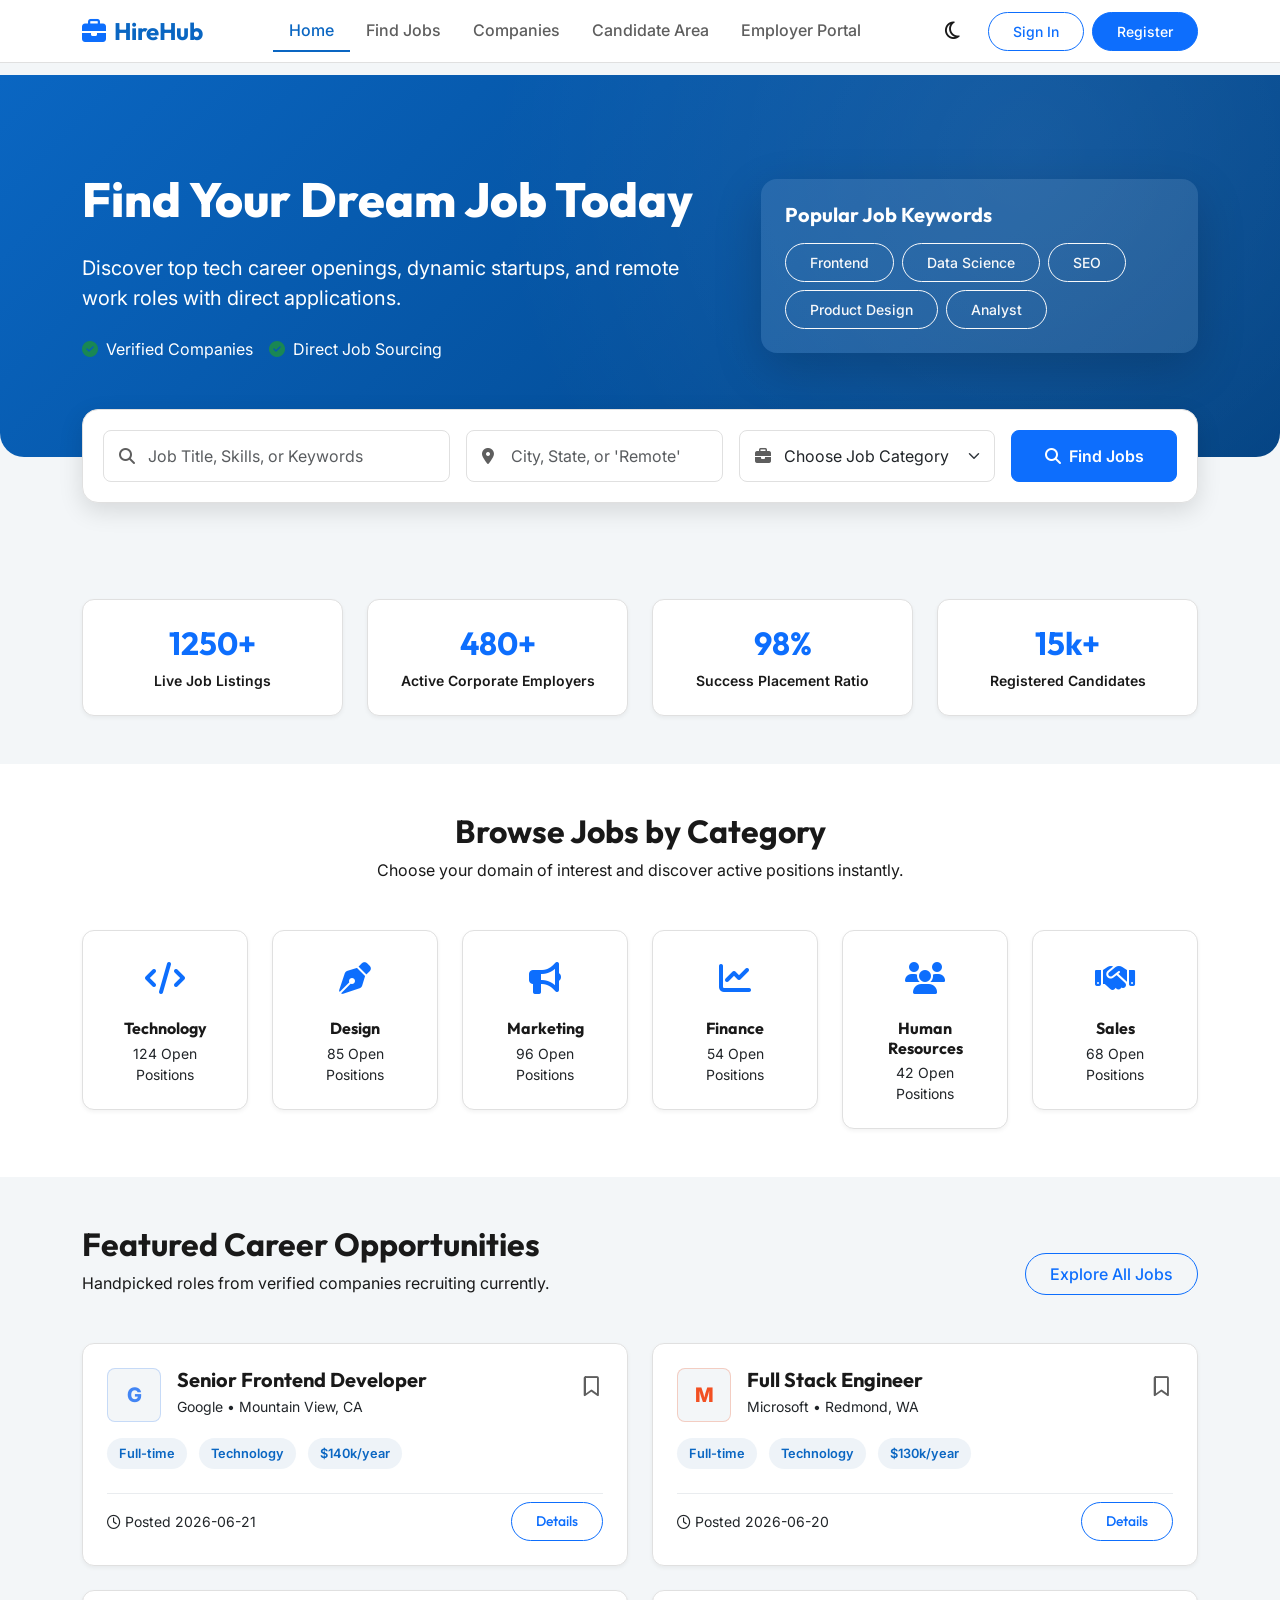
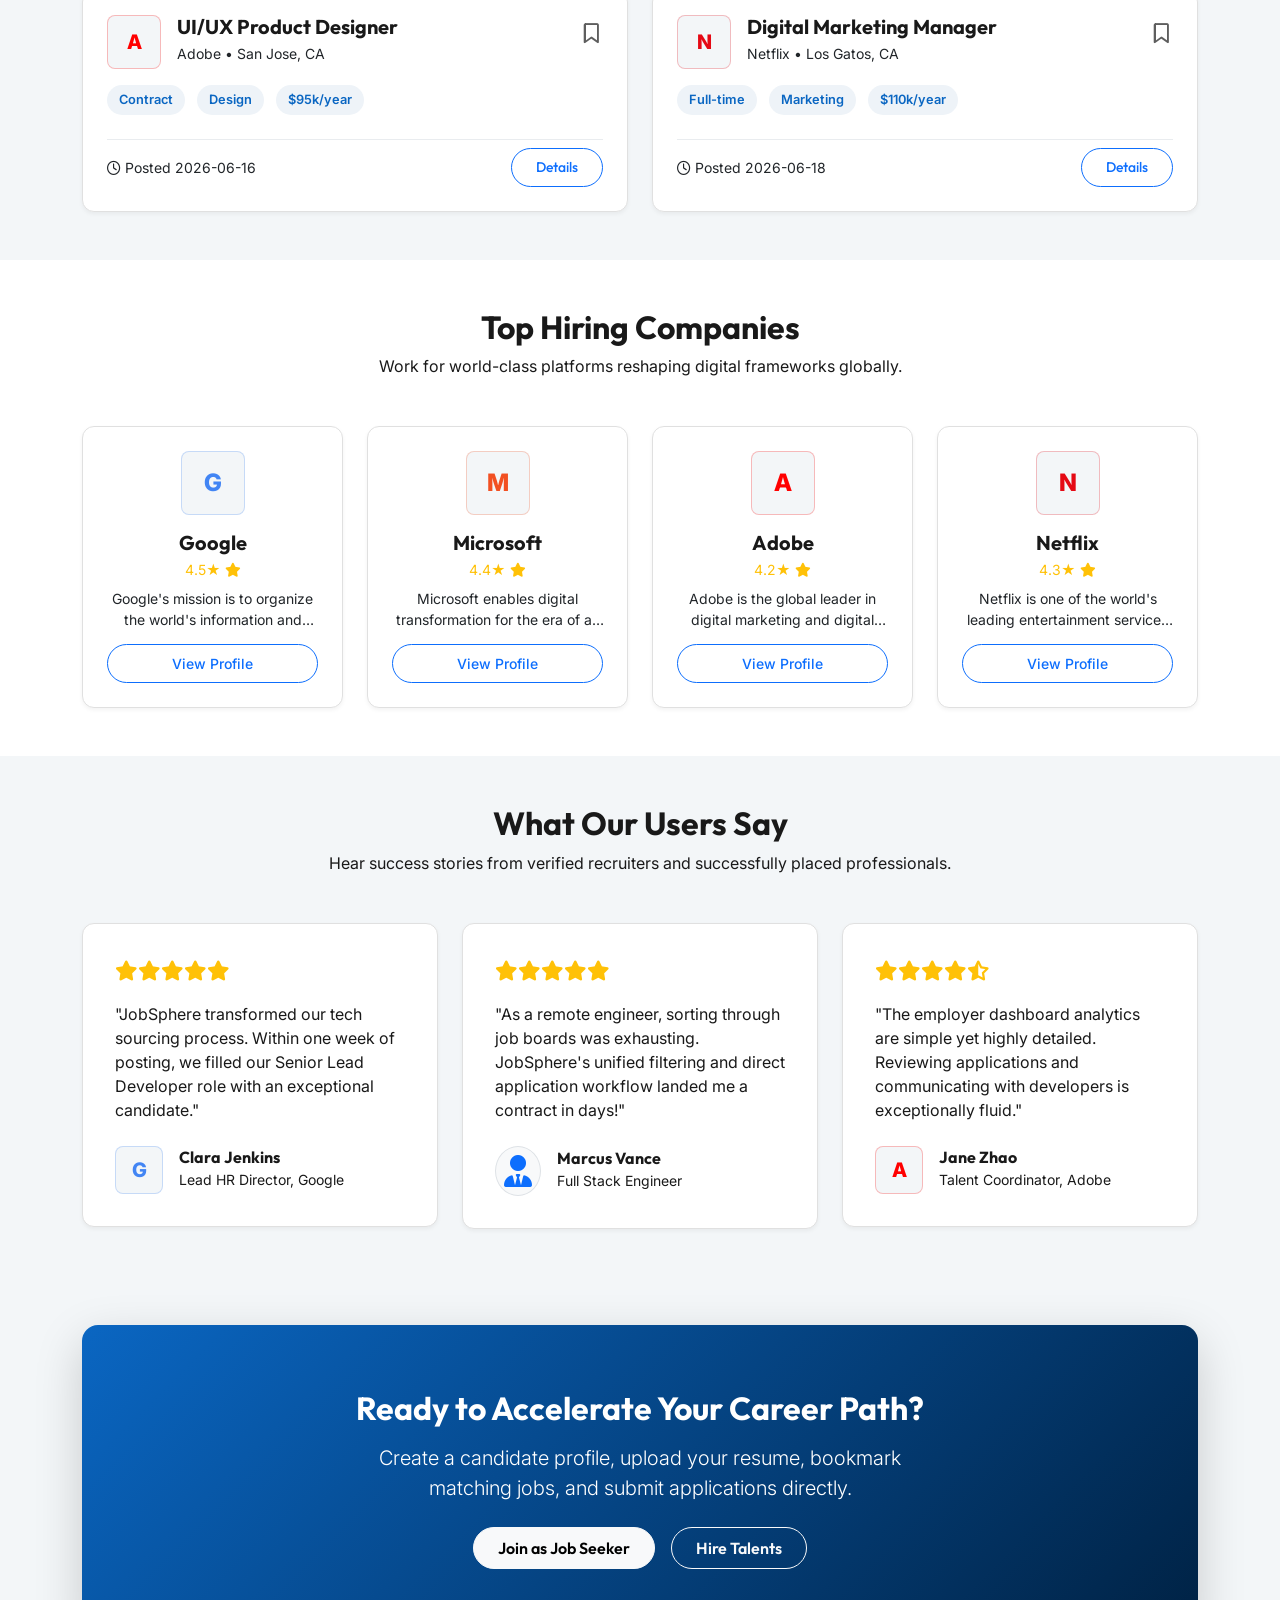
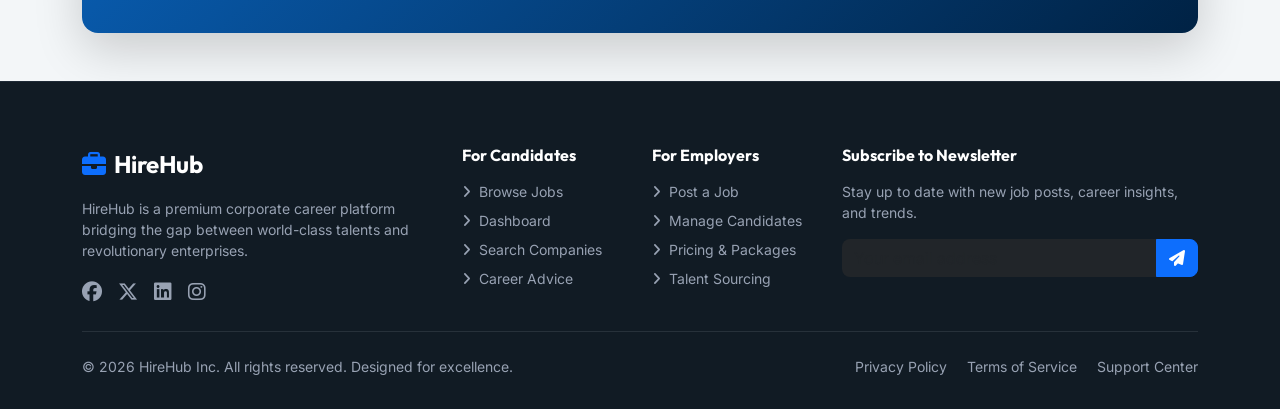
<file: index.html>
<!DOCTYPE html>
<html lang="en" data-theme="light">
<head>
  <meta charset="UTF-8">
  <meta name="viewport" content="width=device-width, initial-scale=1.0">
  <title>HireHub - Find Your Dream Job Today</title>
  <meta name="description" content="Discover professional career opportunities, search verified jobs, view top employers, and manage applications easily on HireHub.">
  
  <!-- Google Fonts: Inter and Outfit -->
  <link rel="preconnect" href="https://fonts.googleapis.com">
  <link rel="preconnect" href="https://fonts.gstatic.com" crossorigin>
  <link href="https://fonts.googleapis.com/css2?family=Inter:wght@300;400;500;600;700&family=Outfit:wght@400;500;600;700;800&display=swap" rel="stylesheet">
  
  <!-- Font Awesome Icons -->
  <link rel="stylesheet" href="https://cdnjs.cloudflare.com/ajax/libs/font-awesome/6.4.2/css/all.min.css">
  
  <!-- Bootstrap 5 CSS CDN -->
  <link href="https://cdn.jsdelivr.net/npm/bootstrap@5.3.2/dist/css/bootstrap.min.css" rel="stylesheet">
  
  <!-- Custom CSS -->
  <link rel="stylesheet" href="/css/style.css">
</head>
<body>

  <!-- Loading Spinner Overlay -->
  <div id="spinner-overlay">
    <div class="loader-spinner"></div>
    <div class="mt-3 font-heading fw-bold fs-5 text-secondary">HireHub</div>
    <div class="small">Loading career opportunities...</div>
  </div>

  <!-- Toast Notification Container -->
  <div id="toast-container" class="toast-container-custom"></div>

  <!-- Header & Sticky Navbar -->
  <header>
    <nav class="navbar navbar-expand-lg navbar-custom fixed-top">
      <div class="container">
        <a class="navbar-brand d-flex align-items-center" href="#/">
          <i class="fa-solid fa-briefcase text-primary"></i>
          <span>HireHub</span>
        </a>
        
        <button class="navbar-toggler border-0 shadow-none" type="button" data-bs-toggle="collapse" data-bs-target="#navbarNav" aria-controls="navbarNav" aria-expanded="false" aria-label="Toggle navigation">
          <i class="fa-solid fa-bars fs-4 text-primary"></i>
        </button>
        
        <div class="collapse navbar-collapse" id="navbarNav">
          <ul class="navbar-nav mx-auto mb-2 mb-lg-0">
            <li class="nav-item">
              <a class="nav-link nav-link-custom active" href="index.html" id="nav-home">Home</a>
            </li>
            <li class="nav-item">
              <a class="nav-link nav-link-custom" href="jobs.html" id="nav-jobs">Find Jobs</a>
            </li>
            <li class="nav-item">
              <a class="nav-link nav-link-custom" href="companies.html" id="nav-companies">Companies</a>
            </li>
            <li class="nav-item">
              <a class="nav-link nav-link-custom" href="candidate-dashboard.html" id="nav-candidate">Candidate Area</a>
            </li>
            <li class="nav-item">
              <a class="nav-link nav-link-custom" href="employer-dashboard.html" id="nav-employer">Employer Portal</a>
            </li>
          </ul>
          
          <div class="d-flex align-items-center gap-3">
            <!-- Theme Toggle Button -->
            <button id="theme-toggle" class="theme-toggle-btn" title="Toggle light/dark theme" aria-label="Toggle dark mode">
              <i class="fa-regular fa-moon"></i>
            </button>
            
            <!-- User Action Menu -->
            <div class="dropdown" id="user-menu-wrapper">
              <!-- Content loaded dynamically via JS depending on login state -->
            </div>
          </div>
        </div>
      </div>
    </nav>
  </header>

  <!-- Router Mount Element -->
  <main id="app-content" style="margin-top: 75px;">
    <!-- View content is injected here dynamically by script.js -->
  </main>

  <!-- Footer Section -->
  <footer class="footer-custom">
    <div class="container">
      <div class="row g-4">
        <!-- Brand Info -->
        <div class="col-lg-4 col-md-6">
          <a class="navbar-brand d-flex align-items-center mb-3" href="#/">
            <i class="fa-solid fa-briefcase text-primary"></i>
            <span class="text-white">HireHub</span>
          </a>
          <p class="small">
            HireHub is a premium corporate career platform bridging the gap between world-class talents and revolutionary enterprises.
          </p>
          <div class="d-flex gap-3 mt-3">
            <a href="#" class="fs-5" aria-label="Facebook"><i class="fa-brands fa-facebook"></i></a>
            <a href="#" class="fs-5" aria-label="Twitter"><i class="fa-brands fa-x-twitter"></i></a>
            <a href="#" class="fs-5" aria-label="LinkedIn"><i class="fa-brands fa-linkedin"></i></a>
            <a href="#" class="fs-5" aria-label="Instagram"><i class="fa-brands fa-instagram"></i></a>
          </div>
        </div>
        
        <!-- Quick Links -->
        <div class="col-lg-2 col-md-6">
          <h6 class="text-white font-heading fw-bold mb-3">For Candidates</h6>
          <ul class="list-unstyled d-flex flex-column gap-2 small">
            <li><a href="jobs.html"><i class="fa-solid fa-angle-right me-1"></i> Browse Jobs</a></li>
            <li><a href="candidate-dashboard.html"><i class="fa-solid fa-angle-right me-1"></i> Dashboard</a></li>
            <li><a href="companies.html"><i class="fa-solid fa-angle-right me-1"></i> Search Companies</a></li>
            <li><a href="register.html"><i class="fa-solid fa-angle-right me-1"></i> Career Advice</a></li>
          </ul>
        </div>
        
        <!-- For Employers -->
        <div class="col-lg-2 col-md-6">
          <h6 class="text-white font-heading fw-bold mb-3">For Employers</h6>
          <ul class="list-unstyled d-flex flex-column gap-2 small">
            <li><a href="employer-dashboard.html"><i class="fa-solid fa-angle-right me-1"></i> Post a Job</a></li>
            <li><a href="employer-dashboard.html"><i class="fa-solid fa-angle-right me-1"></i> Manage Candidates</a></li>
            <li><a href="employer-dashboard.html"><i class="fa-solid fa-angle-right me-1"></i> Pricing & Packages</a></li>
            <li><a href="companies.html"><i class="fa-solid fa-angle-right me-1"></i> Talent Sourcing</a></li>
          </ul>
        </div>
        
        <!-- Newsletter Signup -->
        <div class="col-lg-4 col-md-6">
          <h6 class="text-white font-heading fw-bold mb-3">Subscribe to Newsletter</h6>
          <p class="text small">Stay up to date with new job posts, career insights, and trends.</p>
          <form id="newsletter-form" class="input-group">
            <input type="email" class="form-control border-0 shadow-none text-white bg-dark" placeholder="Your email address" aria-label="Your email address" required style="border-radius: 8px 0 0 8px;">
            <button class="btn btn-primary" type="submit" style="border-radius: 0 8px 8px 0;">
              <i class="fa-solid fa-paper-plane"></i>
            </button>
          </form>
        </div>
      </div>
      
      <hr class="border-secondary my-4 opacity-25">
      
      <div class="row align-items-center">
        <div class="col-md-6 text-center text-md-start small">
          &copy; 2026 HireHub Inc. All rights reserved. Designed for excellence.
        </div>
        <div class="col-md-6 text-center text-md-end mt-2 mt-md-0 small">
          <a href="#" class="me-3">Privacy Policy</a>
          <a href="#" class="me-3">Terms of Service</a>
          <a href="#">Support Center</a>
        </div>
      </div>
    </div>
  </footer>

  <!-- Bootstrap 5 Bundle JS (with Popper) CDN -->
  <script src="https://cdn.jsdelivr.net/npm/bootstrap@5.3.2/dist/js/bootstrap.bundle.min.js"></script>
  
  <!-- Custom JS Application logic and router -->
  <script src="js/jobs-data.js"></script>
  <script src="js/common.js"></script>
  <script src="js/home.js"></script>
</body>
</html>
</file>
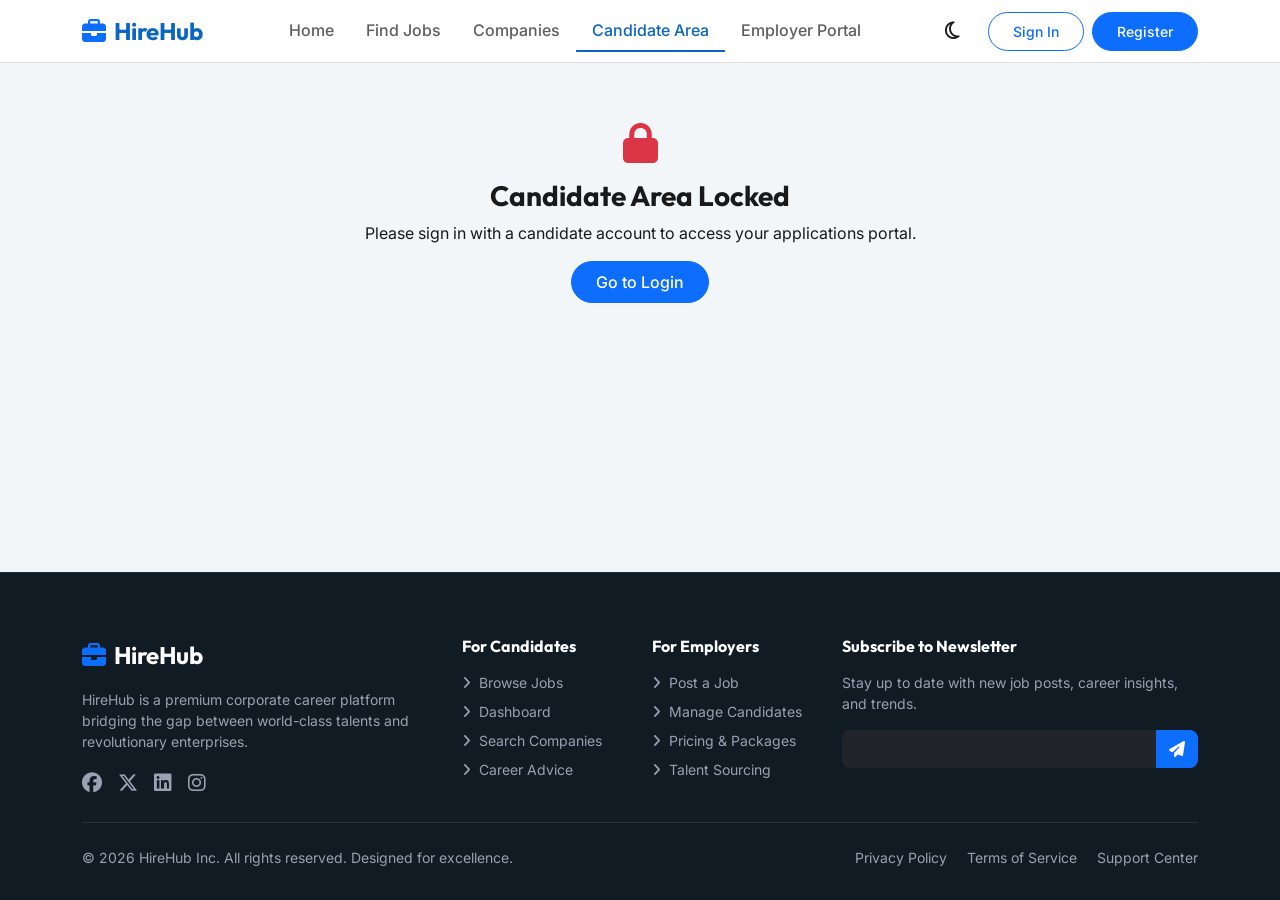
<file: candidate-dashboard.html>
<!DOCTYPE html>
<html lang="en" data-theme="light">
<head>
  <meta charset="UTF-8">
  <meta name="viewport" content="width=device-width, initial-scale=1.0">
  <title>HireHub - Find Your Dream Job Today</title>
  <meta name="description" content="Discover professional career opportunities, search verified jobs, view top employers, and manage applications easily on HireHub.">
  
  <!-- Google Fonts: Inter and Outfit -->
  <link rel="preconnect" href="https://fonts.googleapis.com">
  <link rel="preconnect" href="https://fonts.gstatic.com" crossorigin>
  <link href="https://fonts.googleapis.com/css2?family=Inter:wght@300;400;500;600;700&family=Outfit:wght@400;500;600;700;800&display=swap" rel="stylesheet">
  
  <!-- Font Awesome Icons -->
  <link rel="stylesheet" href="https://cdnjs.cloudflare.com/ajax/libs/font-awesome/6.4.2/css/all.min.css">
  
  <!-- Bootstrap 5 CSS CDN -->
  <link href="https://cdn.jsdelivr.net/npm/bootstrap@5.3.2/dist/css/bootstrap.min.css" rel="stylesheet">
  
  <!-- Custom CSS -->
  <link rel="stylesheet" href="/css/style.css">
</head>
<body>

  <!-- Loading Spinner Overlay -->
  <div id="spinner-overlay">
    <div class="loader-spinner"></div>
    <div class="mt-3 font-heading fw-bold fs-5 text-secondary">HireHub</div>
    <div class="text small">Loading career opportunities...</div>
  </div>

  <!-- Toast Notification Container -->
  <div id="toast-container" class="toast-container-custom"></div>

  <!-- Header & Sticky Navbar -->
  <header>
    <nav class="navbar navbar-expand-lg navbar-custom fixed-top">
      <div class="container">
        <a class="navbar-brand d-flex align-items-center" href="#/">
          <i class="fa-solid fa-briefcase text-primary"></i>
          <span>HireHub</span>
        </a>
        
        <button class="navbar-toggler border-0 shadow-none" type="button" data-bs-toggle="collapse" data-bs-target="#navbarNav" aria-controls="navbarNav" aria-expanded="false" aria-label="Toggle navigation">
          <i class="fa-solid fa-bars fs-4 text-primary"></i>
        </button>
        
        <div class="collapse navbar-collapse" id="navbarNav">
          <ul class="navbar-nav mx-auto mb-2 mb-lg-0">
            <li class="nav-item">
              <a class="nav-link nav-link-custom active" href="index.html" id="nav-home">Home</a>
            </li>
            <li class="nav-item">
              <a class="nav-link nav-link-custom" href="jobs.html" id="nav-jobs">Find Jobs</a>
            </li>
            <li class="nav-item">
              <a class="nav-link nav-link-custom" href="companies.html" id="nav-companies">Companies</a>
            </li>
            <li class="nav-item">
              <a class="nav-link nav-link-custom" href="candidate-dashboard.html" id="nav-candidate">Candidate Area</a>
            </li>
            <li class="nav-item">
              <a class="nav-link nav-link-custom" href="employer-dashboard.html" id="nav-employer">Employer Portal</a>
            </li>
          </ul>
          
          <div class="d-flex align-items-center gap-3">
            <!-- Theme Toggle Button -->
            <button id="theme-toggle" class="theme-toggle-btn" title="Toggle light/dark theme" aria-label="Toggle dark mode">
              <i class="fa-regular fa-moon"></i>
            </button>
            
            <!-- User Action Menu -->
            <div class="dropdown" id="user-menu-wrapper">
              <!-- Content loaded dynamically via JS depending on login state -->
            </div>
          </div>
        </div>
      </div>
    </nav>
  </header>

  <!-- Router Mount Element -->
  <main id="app-content" style="margin-top: 75px;">
    <!-- View content is injected here dynamically by script.js -->
  </main>

  <!-- Footer Section -->
  <footer class="footer-custom">
    <div class="container">
      <div class="row g-4">
        <!-- Brand Info -->
        <div class="col-lg-4 col-md-6">
          <a class="navbar-brand d-flex align-items-center mb-3" href="#/">
            <i class="fa-solid fa-briefcase text-primary"></i>
            <span class="text-white">HireHub</span>
          </a>
          <p class="small">
            HireHub is a premium corporate career platform bridging the gap between world-class talents and revolutionary enterprises.
          </p>
          <div class="d-flex gap-3 mt-3">
            <a href="#" class="fs-5" aria-label="Facebook"><i class="fa-brands fa-facebook"></i></a>
            <a href="#" class="fs-5" aria-label="Twitter"><i class="fa-brands fa-x-twitter"></i></a>
            <a href="#" class="fs-5" aria-label="LinkedIn"><i class="fa-brands fa-linkedin"></i></a>
            <a href="#" class="fs-5" aria-label="Instagram"><i class="fa-brands fa-instagram"></i></a>
          </div>
        </div>
        
        <!-- Quick Links -->
        <div class="col-lg-2 col-md-6">
          <h6 class="text-white font-heading fw-bold mb-3">For Candidates</h6>
          <ul class="list-unstyled d-flex flex-column gap-2 small">
            <li><a href="jobs.html"><i class="fa-solid fa-angle-right me-1"></i> Browse Jobs</a></li>
            <li><a href="candidate-dashboard.html"><i class="fa-solid fa-angle-right me-1"></i> Dashboard</a></li>
            <li><a href="companies.html"><i class="fa-solid fa-angle-right me-1"></i> Search Companies</a></li>
            <li><a href="register.html"><i class="fa-solid fa-angle-right me-1"></i> Career Advice</a></li>
          </ul>
        </div>
        
        <!-- For Employers -->
        <div class="col-lg-2 col-md-6">
          <h6 class="text-white font-heading fw-bold mb-3">For Employers</h6>
          <ul class="list-unstyled d-flex flex-column gap-2 small">
            <li><a href="employer-dashboard.html"><i class="fa-solid fa-angle-right me-1"></i> Post a Job</a></li>
            <li><a href="employer-dashboard.html"><i class="fa-solid fa-angle-right me-1"></i> Manage Candidates</a></li>
            <li><a href="employer-dashboard.html"><i class="fa-solid fa-angle-right me-1"></i> Pricing & Packages</a></li>
            <li><a href="companies.html"><i class="fa-solid fa-angle-right me-1"></i> Talent Sourcing</a></li>
          </ul>
        </div>
        
        <!-- Newsletter Signup -->
        <div class="col-lg-4 col-md-6">
          <h6 class="text-white font-heading fw-bold mb-3">Subscribe to Newsletter</h6>
          <p class="text small">Stay up to date with new job posts, career insights, and trends.</p>
          <form id="newsletter-form" class="input-group">
            <input type="email" class="form-control border-0 shadow-none text-white bg-dark" placeholder="Your email address" aria-label="Your email address" required style="border-radius: 8px 0 0 8px;">
            <button class="btn btn-primary" type="submit" style="border-radius: 0 8px 8px 0;">
              <i class="fa-solid fa-paper-plane"></i>
            </button>
          </form>
        </div>
      </div>
      
      <hr class="border-secondary my-4 opacity-25">
      
      <div class="row align-items-center">
        <div class="col-md-6 text-center text-md-start small">
          &copy; 2026 HireHub Inc. All rights reserved. Designed for excellence.
        </div>
        <div class="col-md-6 text-center text-md-end mt-2 mt-md-0 small">
          <a href="#" class="me-3">Privacy Policy</a>
          <a href="#" class="me-3">Terms of Service</a>
          <a href="#">Support Center</a>
        </div>
      </div>
    </div>
  </footer>

  <!-- Bootstrap 5 Bundle JS (with Popper) CDN -->
  <script src="https://cdn.jsdelivr.net/npm/bootstrap@5.3.2/dist/js/bootstrap.bundle.min.js"></script>
  
  <!-- Custom JS Application logic and router -->
  <script src="js/jobs-data.js"></script>
  <script src="js/common.js"></script>
  <script src="js/candidate-dashboard.js"></script>
</body>
</html>
</file>
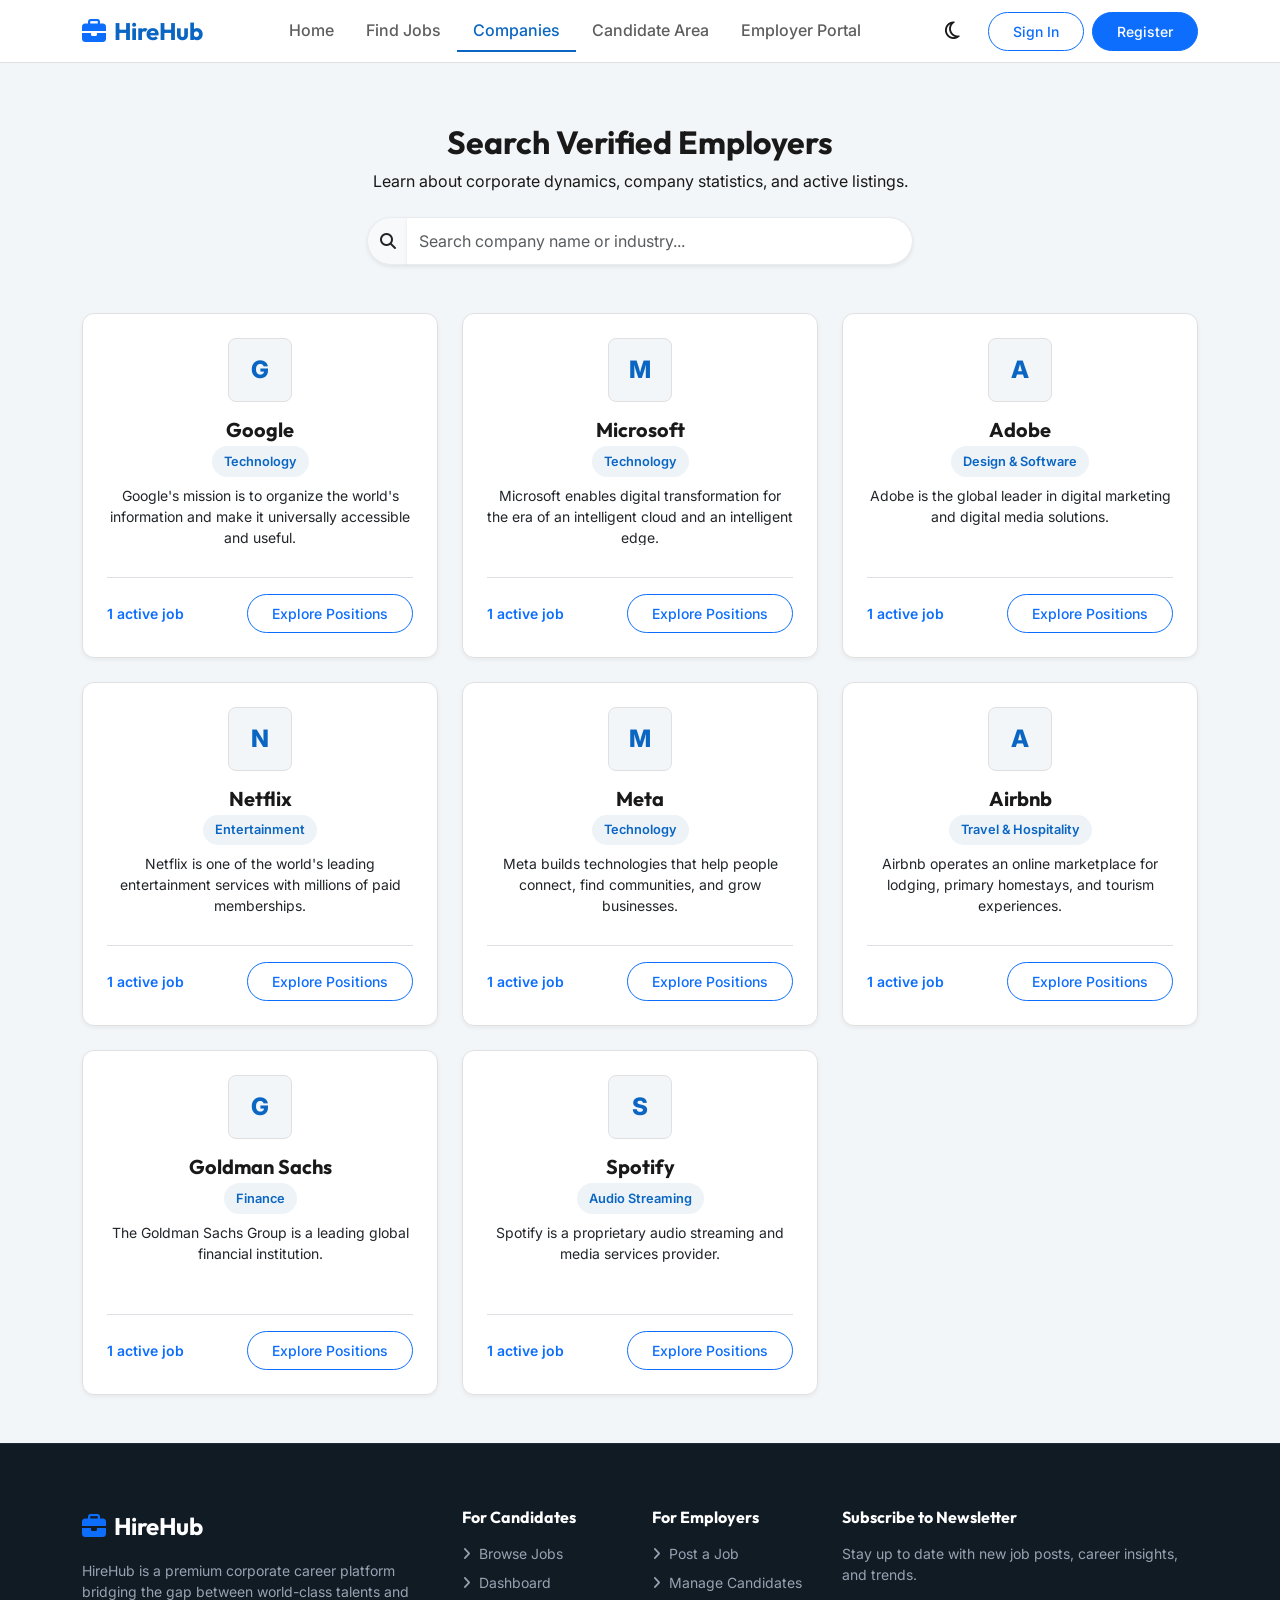
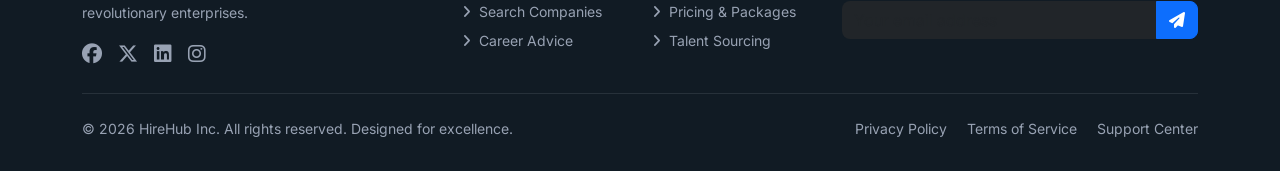
<file: companies.html>
<!DOCTYPE html>
<html lang="en" data-theme="light">
<head>
  <meta charset="UTF-8">
  <meta name="viewport" content="width=device-width, initial-scale=1.0">
  <title>HireHub - Find Your Dream Job Today</title>
  <meta name="description" content="Discover professional career opportunities, search verified jobs, view top employers, and manage applications easily on HireHub.">
  
  <!-- Google Fonts: Inter and Outfit -->
  <link rel="preconnect" href="https://fonts.googleapis.com">
  <link rel="preconnect" href="https://fonts.gstatic.com" crossorigin>
  <link href="https://fonts.googleapis.com/css2?family=Inter:wght@300;400;500;600;700&family=Outfit:wght@400;500;600;700;800&display=swap" rel="stylesheet">
  
  <!-- Font Awesome Icons -->
  <link rel="stylesheet" href="https://cdnjs.cloudflare.com/ajax/libs/font-awesome/6.4.2/css/all.min.css">
  
  <!-- Bootstrap 5 CSS CDN -->
  <link href="https://cdn.jsdelivr.net/npm/bootstrap@5.3.2/dist/css/bootstrap.min.css" rel="stylesheet">
  
  <!-- Custom CSS -->
  <link rel="stylesheet" href="/css/style.css">
</head>
<body>

  <!-- Loading Spinner Overlay -->
  <div id="spinner-overlay">
    <div class="loader-spinner"></div>
    <div class="mt-3 font-heading fw-bold fs-5 text-secondary">HireHub</div>
    <div class="text small">Loading career opportunities...</div>
  </div>

  <!-- Toast Notification Container -->
  <div id="toast-container" class="toast-container-custom"></div>

  <!-- Header & Sticky Navbar -->
  <header>
    <nav class="navbar navbar-expand-lg navbar-custom fixed-top">
      <div class="container">
        <a class="navbar-brand d-flex align-items-center" href="#/">
          <i class="fa-solid fa-briefcase text-primary"></i>
          <span>HireHub</span>
        </a>
        
        <button class="navbar-toggler border-0 shadow-none" type="button" data-bs-toggle="collapse" data-bs-target="#navbarNav" aria-controls="navbarNav" aria-expanded="false" aria-label="Toggle navigation">
          <i class="fa-solid fa-bars fs-4 text-primary"></i>
        </button>
        
        <div class="collapse navbar-collapse" id="navbarNav">
          <ul class="navbar-nav mx-auto mb-2 mb-lg-0">
            <li class="nav-item">
              <a class="nav-link nav-link-custom active" href="index.html" id="nav-home">Home</a>
            </li>
            <li class="nav-item">
              <a class="nav-link nav-link-custom" href="jobs.html" id="nav-jobs">Find Jobs</a>
            </li>
            <li class="nav-item">
              <a class="nav-link nav-link-custom" href="companies.html" id="nav-companies">Companies</a>
            </li>
            <li class="nav-item">
              <a class="nav-link nav-link-custom" href="candidate-dashboard.html" id="nav-candidate">Candidate Area</a>
            </li>
            <li class="nav-item">
              <a class="nav-link nav-link-custom" href="employer-dashboard.html" id="nav-employer">Employer Portal</a>
            </li>
          </ul>
          
          <div class="d-flex align-items-center gap-3">
            <!-- Theme Toggle Button -->
            <button id="theme-toggle" class="theme-toggle-btn" title="Toggle light/dark theme" aria-label="Toggle dark mode">
              <i class="fa-regular fa-moon"></i>
            </button>
            
            <!-- User Action Menu -->
            <div class="dropdown" id="user-menu-wrapper">
              <!-- Content loaded dynamically via JS depending on login state -->
            </div>
          </div>
        </div>
      </div>
    </nav>
  </header>

  <!-- Router Mount Element -->
  <main id="app-content" style="margin-top: 75px;">
    <!-- View content is injected here dynamically by script.js -->
  </main>

  <!-- Footer Section -->
  <footer class="footer-custom">
    <div class="container">
      <div class="row g-4">
        <!-- Brand Info -->
        <div class="col-lg-4 col-md-6">
          <a class="navbar-brand d-flex align-items-center mb-3" href="#/">
            <i class="fa-solid fa-briefcase text-primary"></i>
            <span class="text-white">HireHub</span>
          </a>
          <p class="small">
            HireHub is a premium corporate career platform bridging the gap between world-class talents and revolutionary enterprises.
          </p>
          <div class="d-flex gap-3 mt-3">
            <a href="#" class="fs-5" aria-label="Facebook"><i class="fa-brands fa-facebook"></i></a>
            <a href="#" class="fs-5" aria-label="Twitter"><i class="fa-brands fa-x-twitter"></i></a>
            <a href="#" class="fs-5" aria-label="LinkedIn"><i class="fa-brands fa-linkedin"></i></a>
            <a href="#" class="fs-5" aria-label="Instagram"><i class="fa-brands fa-instagram"></i></a>
          </div>
        </div>
        
        <!-- Quick Links -->
        <div class="col-lg-2 col-md-6">
          <h6 class="text-white font-heading fw-bold mb-3">For Candidates</h6>
          <ul class="list-unstyled d-flex flex-column gap-2 small">
            <li><a href="jobs.html"><i class="fa-solid fa-angle-right me-1"></i> Browse Jobs</a></li>
            <li><a href="candidate-dashboard.html"><i class="fa-solid fa-angle-right me-1"></i> Dashboard</a></li>
            <li><a href="companies.html"><i class="fa-solid fa-angle-right me-1"></i> Search Companies</a></li>
            <li><a href="register.html"><i class="fa-solid fa-angle-right me-1"></i> Career Advice</a></li>
          </ul>
        </div>
        
        <!-- For Employers -->
        <div class="col-lg-2 col-md-6">
          <h6 class="text-white font-heading fw-bold mb-3">For Employers</h6>
          <ul class="list-unstyled d-flex flex-column gap-2 small">
            <li><a href="employer-dashboard.html"><i class="fa-solid fa-angle-right me-1"></i> Post a Job</a></li>
            <li><a href="employer-dashboard.html"><i class="fa-solid fa-angle-right me-1"></i> Manage Candidates</a></li>
            <li><a href="employer-dashboard.html"><i class="fa-solid fa-angle-right me-1"></i> Pricing & Packages</a></li>
            <li><a href="companies.html"><i class="fa-solid fa-angle-right me-1"></i> Talent Sourcing</a></li>
          </ul>
        </div>
        
        <!-- Newsletter Signup -->
        <div class="col-lg-4 col-md-6">
          <h6 class="text-white font-heading fw-bold mb-3">Subscribe to Newsletter</h6>
          <p class="text small">Stay up to date with new job posts, career insights, and trends.</p>
          <form id="newsletter-form" class="input-group">
            <input type="email" class="form-control border-0 shadow-none text-white bg-dark" placeholder="Your email address" aria-label="Your email address" required style="border-radius: 8px 0 0 8px;">
            <button class="btn btn-primary" type="submit" style="border-radius: 0 8px 8px 0;">
              <i class="fa-solid fa-paper-plane"></i>
            </button>
          </form>
        </div>
      </div>
      
      <hr class="border-secondary my-4 opacity-25">
      
      <div class="row align-items-center">
        <div class="col-md-6 text-center text-md-start small">
          &copy; 2026 HireHub Inc. All rights reserved. Designed for excellence.
        </div>
        <div class="col-md-6 text-center text-md-end mt-2 mt-md-0 small">
          <a href="#" class="me-3">Privacy Policy</a>
          <a href="#" class="me-3">Terms of Service</a>
          <a href="#">Support Center</a>
        </div>
      </div>
    </div>
  </footer>

  <!-- Bootstrap 5 Bundle JS (with Popper) CDN -->
  <script src="https://cdn.jsdelivr.net/npm/bootstrap@5.3.2/dist/js/bootstrap.bundle.min.js"></script>
  
  <!-- Custom JS Application logic and router -->
  <script src="js/jobs-data.js"></script>
  <script src="js/common.js"></script>
  <script src="js/companies.js"></script>
</body>
</html>
</file>
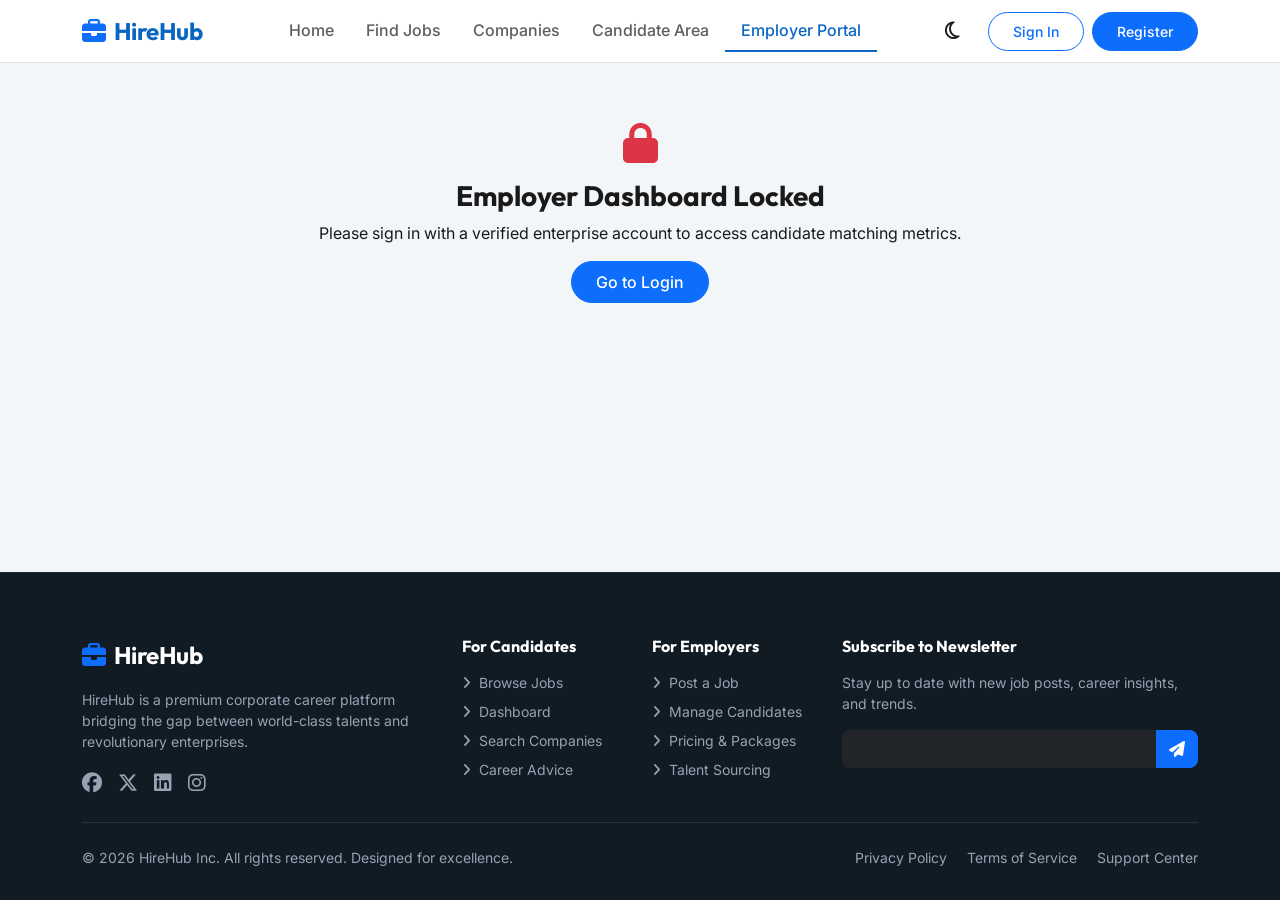
<file: employer-dashboard.html>
<!DOCTYPE html>
<html lang="en" data-theme="light">
<head>
  <meta charset="UTF-8">
  <meta name="viewport" content="width=device-width, initial-scale=1.0">
  <title>HireHub - Find Your Dream Job Today</title>
  <meta name="description" content="Discover professional career opportunities, search verified jobs, view top employers, and manage applications easily on HireHub.">
  
  <!-- Google Fonts: Inter and Outfit -->
  <link rel="preconnect" href="https://fonts.googleapis.com">
  <link rel="preconnect" href="https://fonts.gstatic.com" crossorigin>
  <link href="https://fonts.googleapis.com/css2?family=Inter:wght@300;400;500;600;700&family=Outfit:wght@400;500;600;700;800&display=swap" rel="stylesheet">
  
  <!-- Font Awesome Icons -->
  <link rel="stylesheet" href="https://cdnjs.cloudflare.com/ajax/libs/font-awesome/6.4.2/css/all.min.css">
  
  <!-- Bootstrap 5 CSS CDN -->
  <link href="https://cdn.jsdelivr.net/npm/bootstrap@5.3.2/dist/css/bootstrap.min.css" rel="stylesheet">
  
  <!-- Custom CSS -->
  <link rel="stylesheet" href="/css/style.css">
</head>
<body>

  <!-- Loading Spinner Overlay -->
  <div id="spinner-overlay">
    <div class="loader-spinner"></div>
    <div class="mt-3 font-heading fw-bold fs-5 text-secondary">HireHub</div>
    <div class="text small">Loading career opportunities...</div>
  </div>

  <!-- Toast Notification Container -->
  <div id="toast-container" class="toast-container-custom"></div>

  <!-- Header & Sticky Navbar -->
  <header>
    <nav class="navbar navbar-expand-lg navbar-custom fixed-top">
      <div class="container">
        <a class="navbar-brand d-flex align-items-center" href="#/">
          <i class="fa-solid fa-briefcase text-primary"></i>
          <span>HireHub</span>
        </a>
        
        <button class="navbar-toggler border-0 shadow-none" type="button" data-bs-toggle="collapse" data-bs-target="#navbarNav" aria-controls="navbarNav" aria-expanded="false" aria-label="Toggle navigation">
          <i class="fa-solid fa-bars fs-4 text-primary"></i>
        </button>
        
        <div class="collapse navbar-collapse" id="navbarNav">
          <ul class="navbar-nav mx-auto mb-2 mb-lg-0">
            <li class="nav-item">
              <a class="nav-link nav-link-custom active" href="index.html" id="nav-home">Home</a>
            </li>
            <li class="nav-item">
              <a class="nav-link nav-link-custom" href="jobs.html" id="nav-jobs">Find Jobs</a>
            </li>
            <li class="nav-item">
              <a class="nav-link nav-link-custom" href="companies.html" id="nav-companies">Companies</a>
            </li>
            <li class="nav-item">
              <a class="nav-link nav-link-custom" href="candidate-dashboard.html" id="nav-candidate">Candidate Area</a>
            </li>
            <li class="nav-item">
              <a class="nav-link nav-link-custom" href="employer-dashboard.html" id="nav-employer">Employer Portal</a>
            </li>
          </ul>
          
          <div class="d-flex align-items-center gap-3">
            <!-- Theme Toggle Button -->
            <button id="theme-toggle" class="theme-toggle-btn" title="Toggle light/dark theme" aria-label="Toggle dark mode">
              <i class="fa-regular fa-moon"></i>
            </button>
            
            <!-- User Action Menu -->
            <div class="dropdown" id="user-menu-wrapper">
              <!-- Content loaded dynamically via JS depending on login state -->
            </div>
          </div>
        </div>
      </div>
    </nav>
  </header>

  <!-- Router Mount Element -->
  <main id="app-content" style="margin-top: 75px;">
    <!-- View content is injected here dynamically by script.js -->
  </main>

  <!-- Footer Section -->
  <footer class="footer-custom">
    <div class="container">
      <div class="row g-4">
        <!-- Brand Info -->
        <div class="col-lg-4 col-md-6">
          <a class="navbar-brand d-flex align-items-center mb-3" href="#/">
            <i class="fa-solid fa-briefcase text-primary"></i>
            <span class="text-white">HireHub</span>
          </a>
          <p class="small">
            HireHub is a premium corporate career platform bridging the gap between world-class talents and revolutionary enterprises.
          </p>
          <div class="d-flex gap-3 mt-3">
            <a href="#" class="fs-5" aria-label="Facebook"><i class="fa-brands fa-facebook"></i></a>
            <a href="#" class="fs-5" aria-label="Twitter"><i class="fa-brands fa-x-twitter"></i></a>
            <a href="#" class="fs-5" aria-label="LinkedIn"><i class="fa-brands fa-linkedin"></i></a>
            <a href="#" class="fs-5" aria-label="Instagram"><i class="fa-brands fa-instagram"></i></a>
          </div>
        </div>
        
        <!-- Quick Links -->
        <div class="col-lg-2 col-md-6">
          <h6 class="text-white font-heading fw-bold mb-3">For Candidates</h6>
          <ul class="list-unstyled d-flex flex-column gap-2 small">
            <li><a href="jobs.html"><i class="fa-solid fa-angle-right me-1"></i> Browse Jobs</a></li>
            <li><a href="candidate-dashboard.html"><i class="fa-solid fa-angle-right me-1"></i> Dashboard</a></li>
            <li><a href="companies.html"><i class="fa-solid fa-angle-right me-1"></i> Search Companies</a></li>
            <li><a href="register.html"><i class="fa-solid fa-angle-right me-1"></i> Career Advice</a></li>
          </ul>
        </div>
        
        <!-- For Employers -->
        <div class="col-lg-2 col-md-6">
          <h6 class="text-white font-heading fw-bold mb-3">For Employers</h6>
          <ul class="list-unstyled d-flex flex-column gap-2 small">
            <li><a href="employer-dashboard.html"><i class="fa-solid fa-angle-right me-1"></i> Post a Job</a></li>
            <li><a href="employer-dashboard.html"><i class="fa-solid fa-angle-right me-1"></i> Manage Candidates</a></li>
            <li><a href="employer-dashboard.html"><i class="fa-solid fa-angle-right me-1"></i> Pricing & Packages</a></li>
            <li><a href="companies.html"><i class="fa-solid fa-angle-right me-1"></i> Talent Sourcing</a></li>
          </ul>
        </div>
        
        <!-- Newsletter Signup -->
        <div class="col-lg-4 col-md-6">
          <h6 class="text-white font-heading fw-bold mb-3">Subscribe to Newsletter</h6>
          <p class="text small">Stay up to date with new job posts, career insights, and trends.</p>
          <form id="newsletter-form" class="input-group">
            <input type="email" class="form-control border-0 shadow-none text-white bg-dark" placeholder="Your email address" aria-label="Your email address" required style="border-radius: 8px 0 0 8px;">
            <button class="btn btn-primary" type="submit" style="border-radius: 0 8px 8px 0;">
              <i class="fa-solid fa-paper-plane"></i>
            </button>
          </form>
        </div>
      </div>
      
      <hr class="border-secondary my-4 opacity-25">
      
      <div class="row align-items-center">
        <div class="col-md-6 text-center text-md-start small">
          &copy; 2026 HireHub Inc. All rights reserved. Designed for excellence.
        </div>
        <div class="col-md-6 text-center text-md-end mt-2 mt-md-0 small">
          <a href="#" class="me-3">Privacy Policy</a>
          <a href="#" class="me-3">Terms of Service</a>
          <a href="#">Support Center</a>
        </div>
      </div>
    </div>
  </footer>

  <!-- Bootstrap 5 Bundle JS (with Popper) CDN -->
  <script src="https://cdn.jsdelivr.net/npm/bootstrap@5.3.2/dist/js/bootstrap.bundle.min.js"></script>
  
  <!-- Custom JS Application logic and router -->
  <script src="js/jobs-data.js"></script>
  <script src="js/common.js"></script>
  <script src="js/employer-dashboard.js"></script>
</body>
</html>
</file>
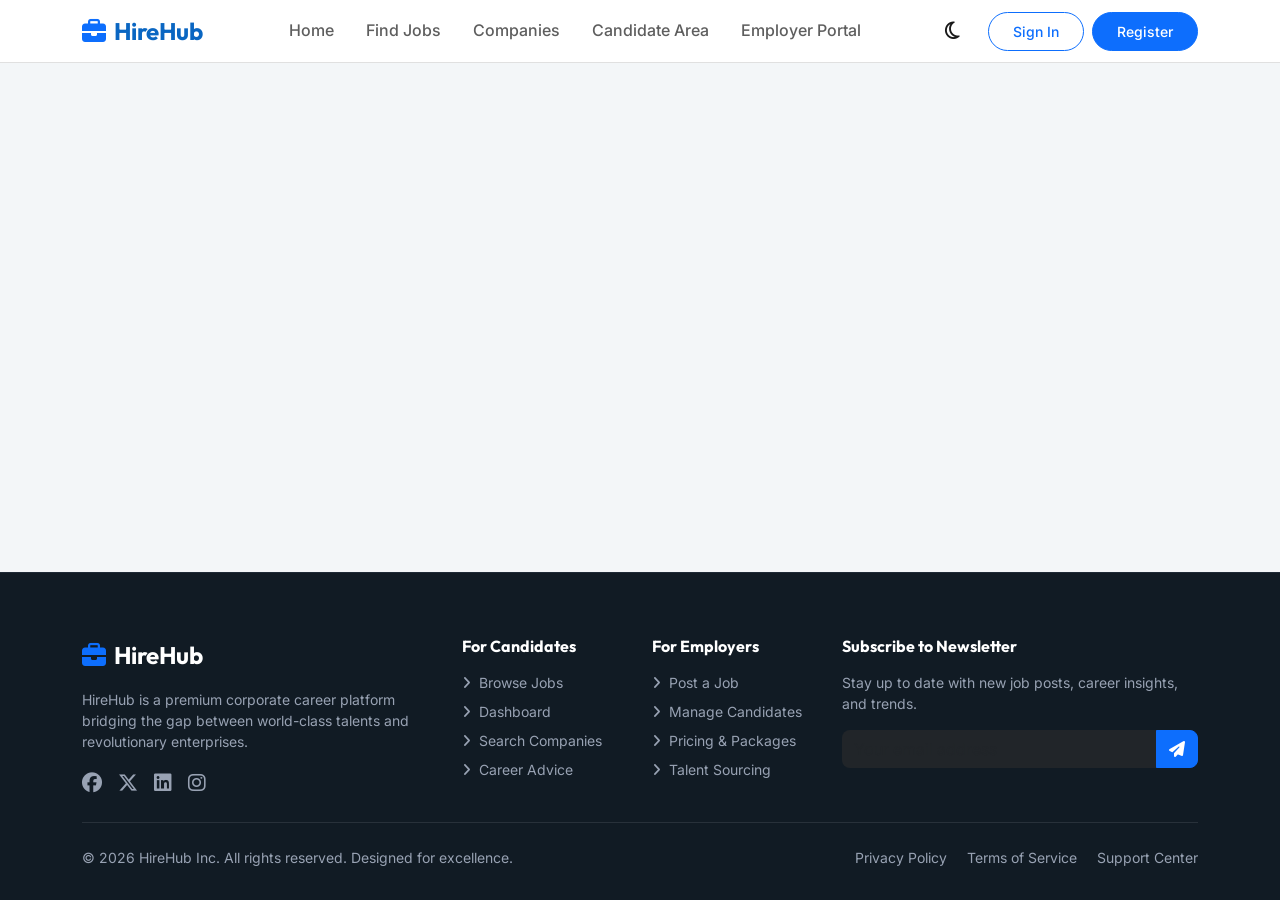
<file: job-details.html>
<!DOCTYPE html>
<html lang="en" data-theme="light">
<head>
  <meta charset="UTF-8">
  <meta name="viewport" content="width=device-width, initial-scale=1.0">
  <title>HireHub - Find Your Dream Job Today</title>
  <meta name="description" content="Discover professional career opportunities, search verified jobs, view top employers, and manage applications easily on HireHub.">
  
  <!-- Google Fonts: Inter and Outfit -->
  <link rel="preconnect" href="https://fonts.googleapis.com">
  <link rel="preconnect" href="https://fonts.gstatic.com" crossorigin>
  <link href="https://fonts.googleapis.com/css2?family=Inter:wght@300;400;500;600;700&family=Outfit:wght@400;500;600;700;800&display=swap" rel="stylesheet">
  
  <!-- Font Awesome Icons -->
  <link rel="stylesheet" href="https://cdnjs.cloudflare.com/ajax/libs/font-awesome/6.4.2/css/all.min.css">
  
  <!-- Bootstrap 5 CSS CDN -->
  <link href="https://cdn.jsdelivr.net/npm/bootstrap@5.3.2/dist/css/bootstrap.min.css" rel="stylesheet">
  
  <!-- Custom CSS -->
  <link rel="stylesheet" href="/css/style.css">
</head>
<body>

  <!-- Loading Spinner Overlay -->
  <div id="spinner-overlay">
    <div class="loader-spinner"></div>
    <div class="mt-3 font-heading fw-bold fs-5 text-secondary">HireHub</div>
    <div class="text small">Loading career opportunities...</div>
  </div>

  <!-- Toast Notification Container -->
  <div id="toast-container" class="toast-container-custom"></div>

  <!-- Header & Sticky Navbar -->
  <header>
    <nav class="navbar navbar-expand-lg navbar-custom fixed-top">
      <div class="container">
        <a class="navbar-brand d-flex align-items-center" href="#/">
          <i class="fa-solid fa-briefcase text-primary"></i>
          <span>HireHub</span>
        </a>
        
        <button class="navbar-toggler border-0 shadow-none" type="button" data-bs-toggle="collapse" data-bs-target="#navbarNav" aria-controls="navbarNav" aria-expanded="false" aria-label="Toggle navigation">
          <i class="fa-solid fa-bars fs-4 text-primary"></i>
        </button>
        
        <div class="collapse navbar-collapse" id="navbarNav">
          <ul class="navbar-nav mx-auto mb-2 mb-lg-0">
            <li class="nav-item">
              <a class="nav-link nav-link-custom active" href="index.html" id="nav-home">Home</a>
            </li>
            <li class="nav-item">
              <a class="nav-link nav-link-custom" href="jobs.html" id="nav-jobs">Find Jobs</a>
            </li>
            <li class="nav-item">
              <a class="nav-link nav-link-custom" href="companies.html" id="nav-companies">Companies</a>
            </li>
            <li class="nav-item">
              <a class="nav-link nav-link-custom" href="candidate-dashboard.html" id="nav-candidate">Candidate Area</a>
            </li>
            <li class="nav-item">
              <a class="nav-link nav-link-custom" href="employer-dashboard.html" id="nav-employer">Employer Portal</a>
            </li>
          </ul>
          
          <div class="d-flex align-items-center gap-3">
            <!-- Theme Toggle Button -->
            <button id="theme-toggle" class="theme-toggle-btn" title="Toggle light/dark theme" aria-label="Toggle dark mode">
              <i class="fa-regular fa-moon"></i>
            </button>
            
            <!-- User Action Menu -->
            <div class="dropdown" id="user-menu-wrapper">
              <!-- Content loaded dynamically via JS depending on login state -->
            </div>
          </div>
        </div>
      </div>
    </nav>
  </header>

  <!-- Router Mount Element -->
  <main id="job-details-container" style="margin-top: 75px;">
    <!-- View content is injected here dynamically by script.js -->
  </main>

  <!-- Footer Section -->
  <footer class="footer-custom">
    <div class="container">
      <div class="row g-4">
        <!-- Brand Info -->
        <div class="col-lg-4 col-md-6">
          <a class="navbar-brand d-flex align-items-center mb-3" href="#/">
            <i class="fa-solid fa-briefcase text-primary"></i>
            <span class="text-white">HireHub</span>
          </a>
          <p class="small">
            HireHub is a premium corporate career platform bridging the gap between world-class talents and revolutionary enterprises.
          </p>
          <div class="d-flex gap-3 mt-3">
            <a href="#" class="fs-5" aria-label="Facebook"><i class="fa-brands fa-facebook"></i></a>
            <a href="#" class="fs-5" aria-label="Twitter"><i class="fa-brands fa-x-twitter"></i></a>
            <a href="#" class="fs-5" aria-label="LinkedIn"><i class="fa-brands fa-linkedin"></i></a>
            <a href="#" class="fs-5" aria-label="Instagram"><i class="fa-brands fa-instagram"></i></a>
          </div>
        </div>
        
        <!-- Quick Links -->
        <div class="col-lg-2 col-md-6">
          <h6 class="text-white font-heading fw-bold mb-3">For Candidates</h6>
          <ul class="list-unstyled d-flex flex-column gap-2 small">
            <li><a href="jobs.html"><i class="fa-solid fa-angle-right me-1"></i> Browse Jobs</a></li>
            <li><a href="candidate-dashboard.html"><i class="fa-solid fa-angle-right me-1"></i> Dashboard</a></li>
            <li><a href="companies.html"><i class="fa-solid fa-angle-right me-1"></i> Search Companies</a></li>
            <li><a href="register.html"><i class="fa-solid fa-angle-right me-1"></i> Career Advice</a></li>
          </ul>
        </div>
        
        <!-- For Employers -->
        <div class="col-lg-2 col-md-6">
          <h6 class="text-white font-heading fw-bold mb-3">For Employers</h6>
          <ul class="list-unstyled d-flex flex-column gap-2 small">
            <li><a href="employer-dashboard.html"><i class="fa-solid fa-angle-right me-1"></i> Post a Job</a></li>
            <li><a href="employer-dashboard.html"><i class="fa-solid fa-angle-right me-1"></i> Manage Candidates</a></li>
            <li><a href="employer-dashboard.html"><i class="fa-solid fa-angle-right me-1"></i> Pricing & Packages</a></li>
            <li><a href="companies.html"><i class="fa-solid fa-angle-right me-1"></i> Talent Sourcing</a></li>
          </ul>
        </div>
        
        <!-- Newsletter Signup -->
        <div class="col-lg-4 col-md-6">
          <h6 class="text-white font-heading fw-bold mb-3">Subscribe to Newsletter</h6>
          <p class="text small">Stay up to date with new job posts, career insights, and trends.</p>
          <form id="newsletter-form" class="input-group">
            <input type="email" class="form-control border-0 shadow-none text-white bg-dark" placeholder="Your email address" aria-label="Your email address" required style="border-radius: 8px 0 0 8px;">
            <button class="btn btn-primary" type="submit" style="border-radius: 0 8px 8px 0;">
              <i class="fa-solid fa-paper-plane"></i>
            </button>
          </form>
        </div>
      </div>
      
      <hr class="border-secondary my-4 opacity-25">
      
      <div class="row align-items-center">
        <div class="col-md-6 text-center text-md-start small">
          &copy; 2026 HireHub Inc. All rights reserved. Designed for excellence.
        </div>
        <div class="col-md-6 text-center text-md-end mt-2 mt-md-0 small">
          <a href="#" class="me-3">Privacy Policy</a>
          <a href="#" class="me-3">Terms of Service</a>
          <a href="#">Support Center</a>
        </div>
      </div>
    </div>
  </footer>

  <!-- Bootstrap 5 Bundle JS (with Popper) CDN -->
  <script src="https://cdn.jsdelivr.net/npm/bootstrap@5.3.2/dist/js/bootstrap.bundle.min.js"></script>
  
  <!-- Custom JS Application logic and router -->
  <script src="js/jobs-data.js"></script>
  <script src="js/common.js"></script>
  <script src="js/job-details.js"></script>
</body>
</html>
</file>
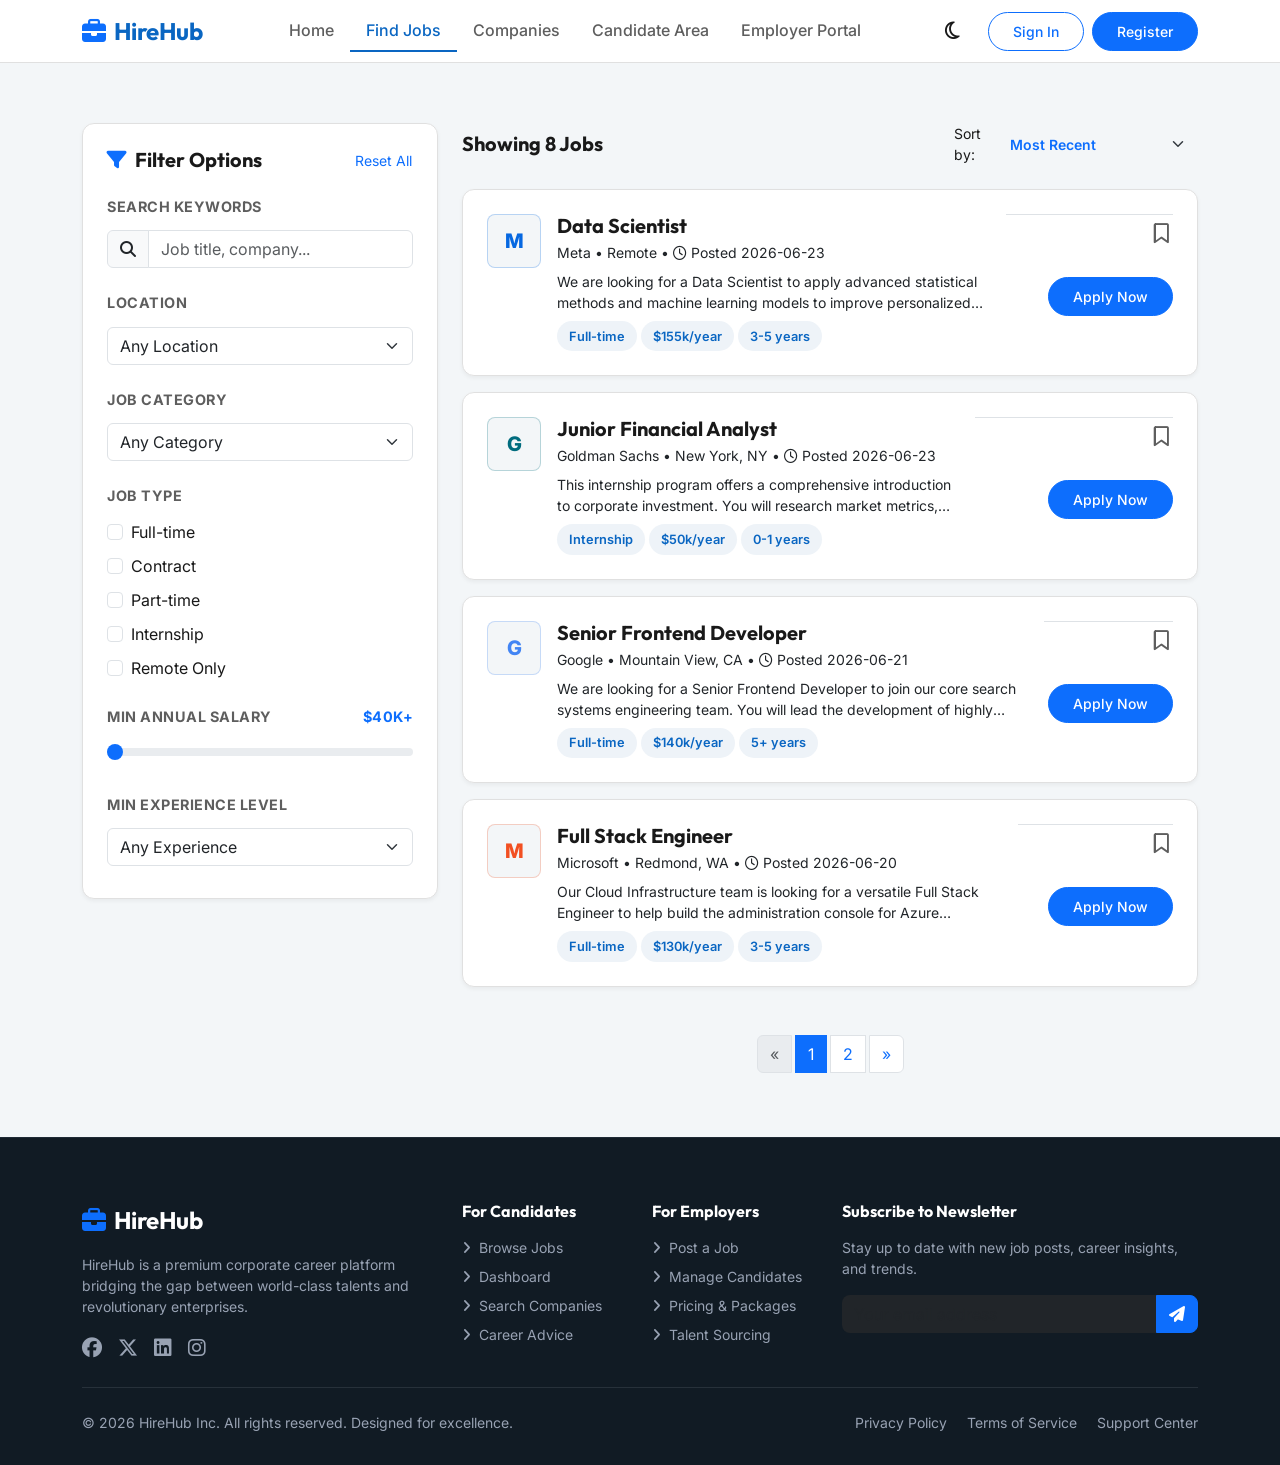
<file: jobs.html>
<!DOCTYPE html>
<html lang="en" data-theme="light">
<head>
  <meta charset="UTF-8">
  <meta name="viewport" content="width=device-width, initial-scale=1.0">
  <title>HireHub - Find Your Dream Job Today</title>
  <meta name="description" content="Discover professional career opportunities, search verified jobs, view top employers, and manage applications easily on HireHub.">
  
  <!-- Google Fonts: Inter and Outfit -->
  <link rel="preconnect" href="https://fonts.googleapis.com">
  <link rel="preconnect" href="https://fonts.gstatic.com" crossorigin>
  <link href="https://fonts.googleapis.com/css2?family=Inter:wght@300;400;500;600;700&family=Outfit:wght@400;500;600;700;800&display=swap" rel="stylesheet">
  
  <!-- Font Awesome Icons -->
  <link rel="stylesheet" href="https://cdnjs.cloudflare.com/ajax/libs/font-awesome/6.4.2/css/all.min.css">
  
  <!-- Bootstrap 5 CSS CDN -->
  <link href="https://cdn.jsdelivr.net/npm/bootstrap@5.3.2/dist/css/bootstrap.min.css" rel="stylesheet">
  
  <!-- Custom CSS -->
  <link rel="stylesheet" href="/css/style.css">
</head>
<body>

  <!-- Loading Spinner Overlay -->
  <div id="spinner-overlay">
    <div class="loader-spinner"></div>
    <div class="mt-3 font-heading fw-bold fs-5 text-secondary">HireHub</div>
    <div class="text small">Loading career opportunities...</div>
  </div>

  <!-- Toast Notification Container -->
  <div id="toast-container" class="toast-container-custom"></div>

  <!-- Header & Sticky Navbar -->
  <header>
    <nav class="navbar navbar-expand-lg navbar-custom fixed-top">
      <div class="container">
        <a class="navbar-brand d-flex align-items-center" href="#/">
          <i class="fa-solid fa-briefcase text-primary"></i>
          <span>HireHub</span>
        </a>
        
        <button class="navbar-toggler border-0 shadow-none" type="button" data-bs-toggle="collapse" data-bs-target="#navbarNav" aria-controls="navbarNav" aria-expanded="false" aria-label="Toggle navigation">
          <i class="fa-solid fa-bars fs-4 text-primary"></i>
        </button>
        
        <div class="collapse navbar-collapse" id="navbarNav">
          <ul class="navbar-nav mx-auto mb-2 mb-lg-0">
            <li class="nav-item">
              <a class="nav-link nav-link-custom active" href="index.html" id="nav-home">Home</a>
            </li>
            <li class="nav-item">
              <a class="nav-link nav-link-custom" href="jobs.html" id="nav-jobs">Find Jobs</a>
            </li>
            <li class="nav-item">
              <a class="nav-link nav-link-custom" href="companies.html" id="nav-companies">Companies</a>
            </li>
            <li class="nav-item">
              <a class="nav-link nav-link-custom" href="candidate-dashboard.html" id="nav-candidate">Candidate Area</a>
            </li>
            <li class="nav-item">
              <a class="nav-link nav-link-custom" href="employer-dashboard.html" id="nav-employer">Employer Portal</a>
            </li>
          </ul>
          
          <div class="d-flex align-items-center gap-3">
            <!-- Theme Toggle Button -->
            <button id="theme-toggle" class="theme-toggle-btn" title="Toggle light/dark theme" aria-label="Toggle dark mode">
              <i class="fa-regular fa-moon"></i>
            </button>
            
            <!-- User Action Menu -->
            <div class="dropdown" id="user-menu-wrapper">
              <!-- Content loaded dynamically via JS depending on login state -->
            </div>
          </div>
        </div>
      </div>
    </nav>
  </header>

  <!-- Router Mount Element -->
  <main id="app-content" style="margin-top: 75px;">
    <!-- View content is injected here dynamically by script.js -->
  </main>

  <!-- Footer Section -->
  <footer class="footer-custom">
    <div class="container">
      <div class="row g-4">
        <!-- Brand Info -->
        <div class="col-lg-4 col-md-6">
          <a class="navbar-brand d-flex align-items-center mb-3" href="#/">
            <i class="fa-solid fa-briefcase text-primary"></i>
            <span class="text-white">HireHub</span>
          </a>
          <p class="small">
            HireHub is a premium corporate career platform bridging the gap between world-class talents and revolutionary enterprises.
          </p>
          <div class="d-flex gap-3 mt-3">
            <a href="#" class="fs-5" aria-label="Facebook"><i class="fa-brands fa-facebook"></i></a>
            <a href="#" class="fs-5" aria-label="Twitter"><i class="fa-brands fa-x-twitter"></i></a>
            <a href="#" class="fs-5" aria-label="LinkedIn"><i class="fa-brands fa-linkedin"></i></a>
            <a href="#" class="fs-5" aria-label="Instagram"><i class="fa-brands fa-instagram"></i></a>
          </div>
        </div>
        
        <!-- Quick Links -->
        <div class="col-lg-2 col-md-6">
          <h6 class="text-white font-heading fw-bold mb-3">For Candidates</h6>
          <ul class="list-unstyled d-flex flex-column gap-2 small">
            <li><a href="jobs.html"><i class="fa-solid fa-angle-right me-1"></i> Browse Jobs</a></li>
            <li><a href="candidate-dashboard.html"><i class="fa-solid fa-angle-right me-1"></i> Dashboard</a></li>
            <li><a href="companies.html"><i class="fa-solid fa-angle-right me-1"></i> Search Companies</a></li>
            <li><a href="register.html"><i class="fa-solid fa-angle-right me-1"></i> Career Advice</a></li>
          </ul>
        </div>
        
        <!-- For Employers -->
        <div class="col-lg-2 col-md-6">
          <h6 class="text-white font-heading fw-bold mb-3">For Employers</h6>
          <ul class="list-unstyled d-flex flex-column gap-2 small">
            <li><a href="employer-dashboard.html"><i class="fa-solid fa-angle-right me-1"></i> Post a Job</a></li>
            <li><a href="employer-dashboard.html"><i class="fa-solid fa-angle-right me-1"></i> Manage Candidates</a></li>
            <li><a href="employer-dashboard.html"><i class="fa-solid fa-angle-right me-1"></i> Pricing & Packages</a></li>
            <li><a href="companies.html"><i class="fa-solid fa-angle-right me-1"></i> Talent Sourcing</a></li>
          </ul>
        </div>
        
        <!-- Newsletter Signup -->
        <div class="col-lg-4 col-md-6">
          <h6 class="text-white font-heading fw-bold mb-3">Subscribe to Newsletter</h6>
          <p class="text small">Stay up to date with new job posts, career insights, and trends.</p>
          <form id="newsletter-form" class="input-group">
            <input type="email" class="form-control border-0 shadow-none text-white bg-dark" placeholder="Your email address" aria-label="Your email address" required style="border-radius: 8px 0 0 8px;">
            <button class="btn btn-primary" type="submit" style="border-radius: 0 8px 8px 0;">
              <i class="fa-solid fa-paper-plane"></i>
            </button>
          </form>
        </div>
      </div>
      
      <hr class="border-secondary my-4 opacity-25">
      
      <div class="row align-items-center">
        <div class="col-md-6 text-center text-md-start small">
          &copy; 2026 HireHub Inc. All rights reserved. Designed for excellence.
        </div>
        <div class="col-md-6 text-center text-md-end mt-2 mt-md-0 small">
          <a href="#" class="me-3">Privacy Policy</a>
          <a href="#" class="me-3">Terms of Service</a>
          <a href="#">Support Center</a>
        </div>
      </div>
    </div>
  </footer>

  <!-- Bootstrap 5 Bundle JS (with Popper) CDN -->
  <script src="https://cdn.jsdelivr.net/npm/bootstrap@5.3.2/dist/js/bootstrap.bundle.min.js"></script>
  
  <!-- Custom JS Application logic and router -->
  <script src="js/jobs-data.js"></script>
  <script src="js/common.js"></script>
  <script src="js/jobs.js"></script>
</body>
</html>
</file>
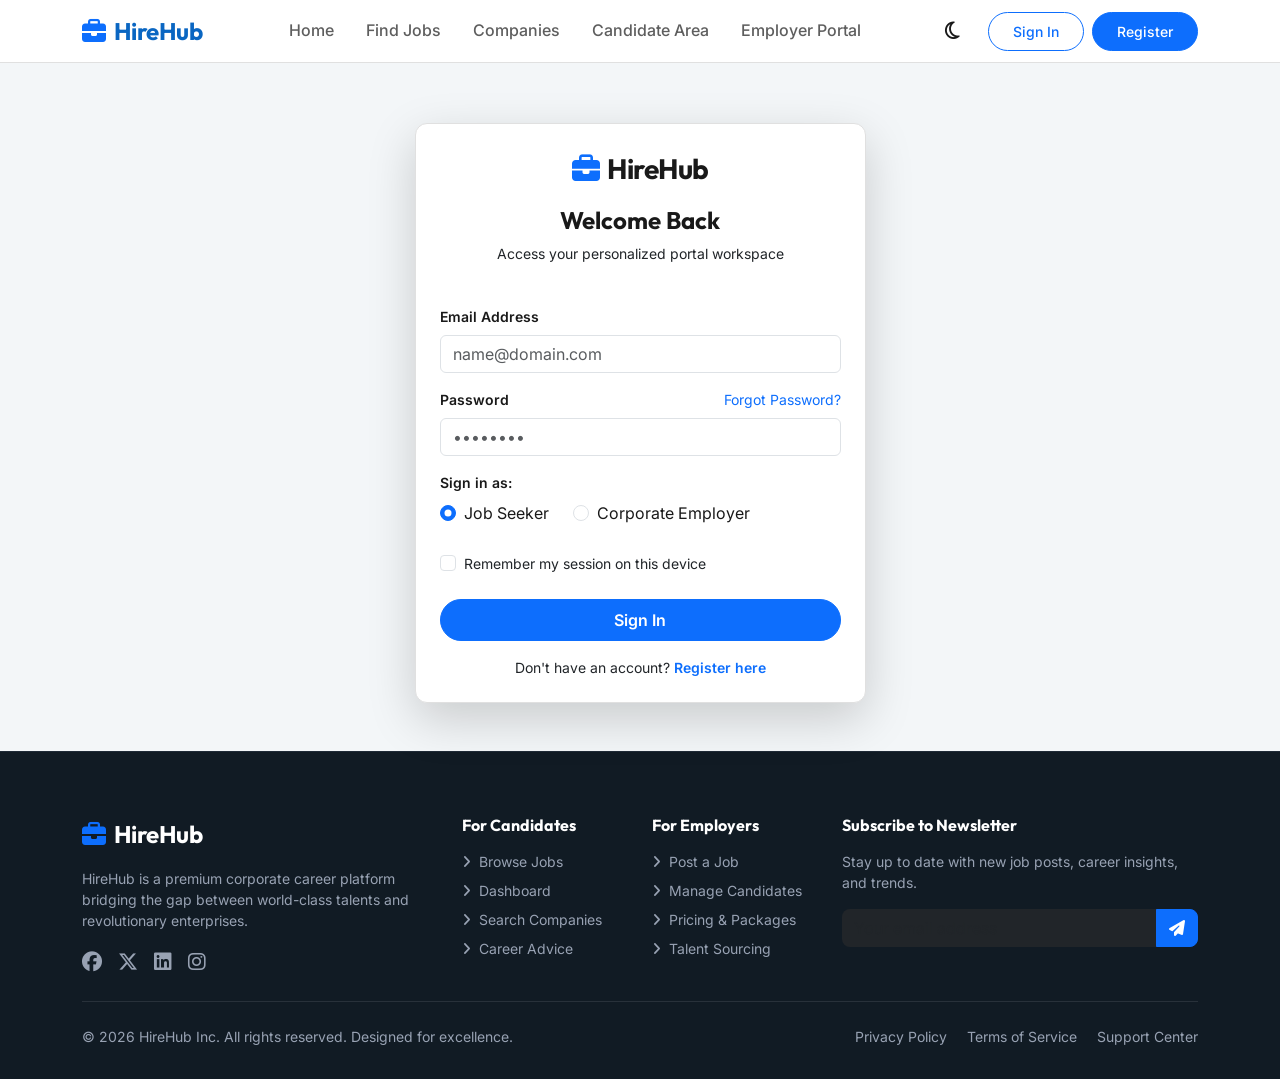
<file: login.html>
<!DOCTYPE html>
<html lang="en" data-theme="light">
<head>
  <meta charset="UTF-8">
  <meta name="viewport" content="width=device-width, initial-scale=1.0">
  <title>HireHub - Find Your Dream Job Today</title>
  <meta name="description" content="Discover professional career opportunities, search verified jobs, view top employers, and manage applications easily on HireHub.">
  
  <!-- Google Fonts: Inter and Outfit -->
  <link rel="preconnect" href="https://fonts.googleapis.com">
  <link rel="preconnect" href="https://fonts.gstatic.com" crossorigin>
  <link href="https://fonts.googleapis.com/css2?family=Inter:wght@300;400;500;600;700&family=Outfit:wght@400;500;600;700;800&display=swap" rel="stylesheet">
  
  <!-- Font Awesome Icons -->
  <link rel="stylesheet" href="https://cdnjs.cloudflare.com/ajax/libs/font-awesome/6.4.2/css/all.min.css">
  
  <!-- Bootstrap 5 CSS CDN -->
  <link href="https://cdn.jsdelivr.net/npm/bootstrap@5.3.2/dist/css/bootstrap.min.css" rel="stylesheet">
  
  <!-- Custom CSS -->
  <link rel="stylesheet" href="/css/style.css">
</head>
<body>

  <!-- Loading Spinner Overlay -->
  <div id="spinner-overlay">
    <div class="loader-spinner"></div>
    <div class="mt-3 font-heading fw-bold fs-5 text-secondary">HireHub</div>
    <div class="text small">Loading career opportunities...</div>
  </div>

  <!-- Toast Notification Container -->
  <div id="toast-container" class="toast-container-custom"></div>

  <!-- Header & Sticky Navbar -->
  <header>
    <nav class="navbar navbar-expand-lg navbar-custom fixed-top">
      <div class="container">
        <a class="navbar-brand d-flex align-items-center" href="#/">
          <i class="fa-solid fa-briefcase text-primary"></i>
          <span>HireHub</span>
        </a>
        
        <button class="navbar-toggler border-0 shadow-none" type="button" data-bs-toggle="collapse" data-bs-target="#navbarNav" aria-controls="navbarNav" aria-expanded="false" aria-label="Toggle navigation">
          <i class="fa-solid fa-bars fs-4 text-primary"></i>
        </button>
        
        <div class="collapse navbar-collapse" id="navbarNav">
          <ul class="navbar-nav mx-auto mb-2 mb-lg-0">
            <li class="nav-item">
              <a class="nav-link nav-link-custom active" href="index.html" id="nav-home">Home</a>
            </li>
            <li class="nav-item">
              <a class="nav-link nav-link-custom" href="jobs.html" id="nav-jobs">Find Jobs</a>
            </li>
            <li class="nav-item">
              <a class="nav-link nav-link-custom" href="companies.html" id="nav-companies">Companies</a>
            </li>
            <li class="nav-item">
              <a class="nav-link nav-link-custom" href="candidate-dashboard.html" id="nav-candidate">Candidate Area</a>
            </li>
            <li class="nav-item">
              <a class="nav-link nav-link-custom" href="employer-dashboard.html" id="nav-employer">Employer Portal</a>
            </li>
          </ul>
          
          <div class="d-flex align-items-center gap-3">
            <!-- Theme Toggle Button -->
            <button id="theme-toggle" class="theme-toggle-btn" title="Toggle light/dark theme" aria-label="Toggle dark mode">
              <i class="fa-regular fa-moon"></i>
            </button>
            
            <!-- User Action Menu -->
            <div class="dropdown" id="user-menu-wrapper">
              <!-- Content loaded dynamically via JS depending on login state -->
            </div>
          </div>
        </div>
      </div>
    </nav>
  </header>

  <!-- Router Mount Element -->
  <main id="app-content" style="margin-top: 75px;">
    <!-- View content is injected here dynamically by script.js -->
  </main>

  <!-- Footer Section -->
  <footer class="footer-custom">
    <div class="container">
      <div class="row g-4">
        <!-- Brand Info -->
        <div class="col-lg-4 col-md-6">
          <a class="navbar-brand d-flex align-items-center mb-3" href="#/">
            <i class="fa-solid fa-briefcase text-primary"></i>
            <span class="text-white">HireHub</span>
          </a>
          <p class="small">
            HireHub is a premium corporate career platform bridging the gap between world-class talents and revolutionary enterprises.
          </p>
          <div class="d-flex gap-3 mt-3">
            <a href="#" class="fs-5" aria-label="Facebook"><i class="fa-brands fa-facebook"></i></a>
            <a href="#" class="fs-5" aria-label="Twitter"><i class="fa-brands fa-x-twitter"></i></a>
            <a href="#" class="fs-5" aria-label="LinkedIn"><i class="fa-brands fa-linkedin"></i></a>
            <a href="#" class="fs-5" aria-label="Instagram"><i class="fa-brands fa-instagram"></i></a>
          </div>
        </div>
        
        <!-- Quick Links -->
        <div class="col-lg-2 col-md-6">
          <h6 class="text-white font-heading fw-bold mb-3">For Candidates</h6>
          <ul class="list-unstyled d-flex flex-column gap-2 small">
            <li><a href="jobs.html"><i class="fa-solid fa-angle-right me-1"></i> Browse Jobs</a></li>
            <li><a href="candidate-dashboard.html"><i class="fa-solid fa-angle-right me-1"></i> Dashboard</a></li>
            <li><a href="companies.html"><i class="fa-solid fa-angle-right me-1"></i> Search Companies</a></li>
            <li><a href="register.html"><i class="fa-solid fa-angle-right me-1"></i> Career Advice</a></li>
          </ul>
        </div>
        
        <!-- For Employers -->
        <div class="col-lg-2 col-md-6">
          <h6 class="text-white font-heading fw-bold mb-3">For Employers</h6>
          <ul class="list-unstyled d-flex flex-column gap-2 small">
            <li><a href="employer-dashboard.html"><i class="fa-solid fa-angle-right me-1"></i> Post a Job</a></li>
            <li><a href="employer-dashboard.html"><i class="fa-solid fa-angle-right me-1"></i> Manage Candidates</a></li>
            <li><a href="employer-dashboard.html"><i class="fa-solid fa-angle-right me-1"></i> Pricing & Packages</a></li>
            <li><a href="companies.html"><i class="fa-solid fa-angle-right me-1"></i> Talent Sourcing</a></li>
          </ul>
        </div>
        
        <!-- Newsletter Signup -->
        <div class="col-lg-4 col-md-6">
          <h6 class="text-white font-heading fw-bold mb-3">Subscribe to Newsletter</h6>
          <p class="text small">Stay up to date with new job posts, career insights, and trends.</p>
          <form id="newsletter-form" class="input-group">
            <input type="email" class="form-control border-0 shadow-none text-white bg-dark" placeholder="Your email address" aria-label="Your email address" required style="border-radius: 8px 0 0 8px;">
            <button class="btn btn-primary" type="submit" style="border-radius: 0 8px 8px 0;">
              <i class="fa-solid fa-paper-plane"></i>
            </button>
          </form>
        </div>
      </div>
      
      <hr class="border-secondary my-4 opacity-25">
      
      <div class="row align-items-center">
        <div class="col-md-6 text-center text-md-start small">
          &copy; 2026 HireHub Inc. All rights reserved. Designed for excellence.
        </div>
        <div class="col-md-6 text-center text-md-end mt-2 mt-md-0 small">
          <a href="#" class="me-3">Privacy Policy</a>
          <a href="#" class="me-3">Terms of Service</a>
          <a href="#">Support Center</a>
        </div>
      </div>
    </div>
  </footer>

  <!-- Bootstrap 5 Bundle JS (with Popper) CDN -->
  <script src="https://cdn.jsdelivr.net/npm/bootstrap@5.3.2/dist/js/bootstrap.bundle.min.js"></script>
  
  <!-- Custom JS Application logic and router -->
  <script src="js/jobs-data.js"></script>
  <script src="js/common.js"></script>
  <script src="js/auth.js"></script>
</body>
</html>
</file>
<file: css/style.css>
@import url("./variable.css");
@import url("./theme.css");
@import url("./base.css");
@import url("./layout.css");
@import url("./components.css");
@import url("./pages.css");
@import url("./responsive.css");
</file>
